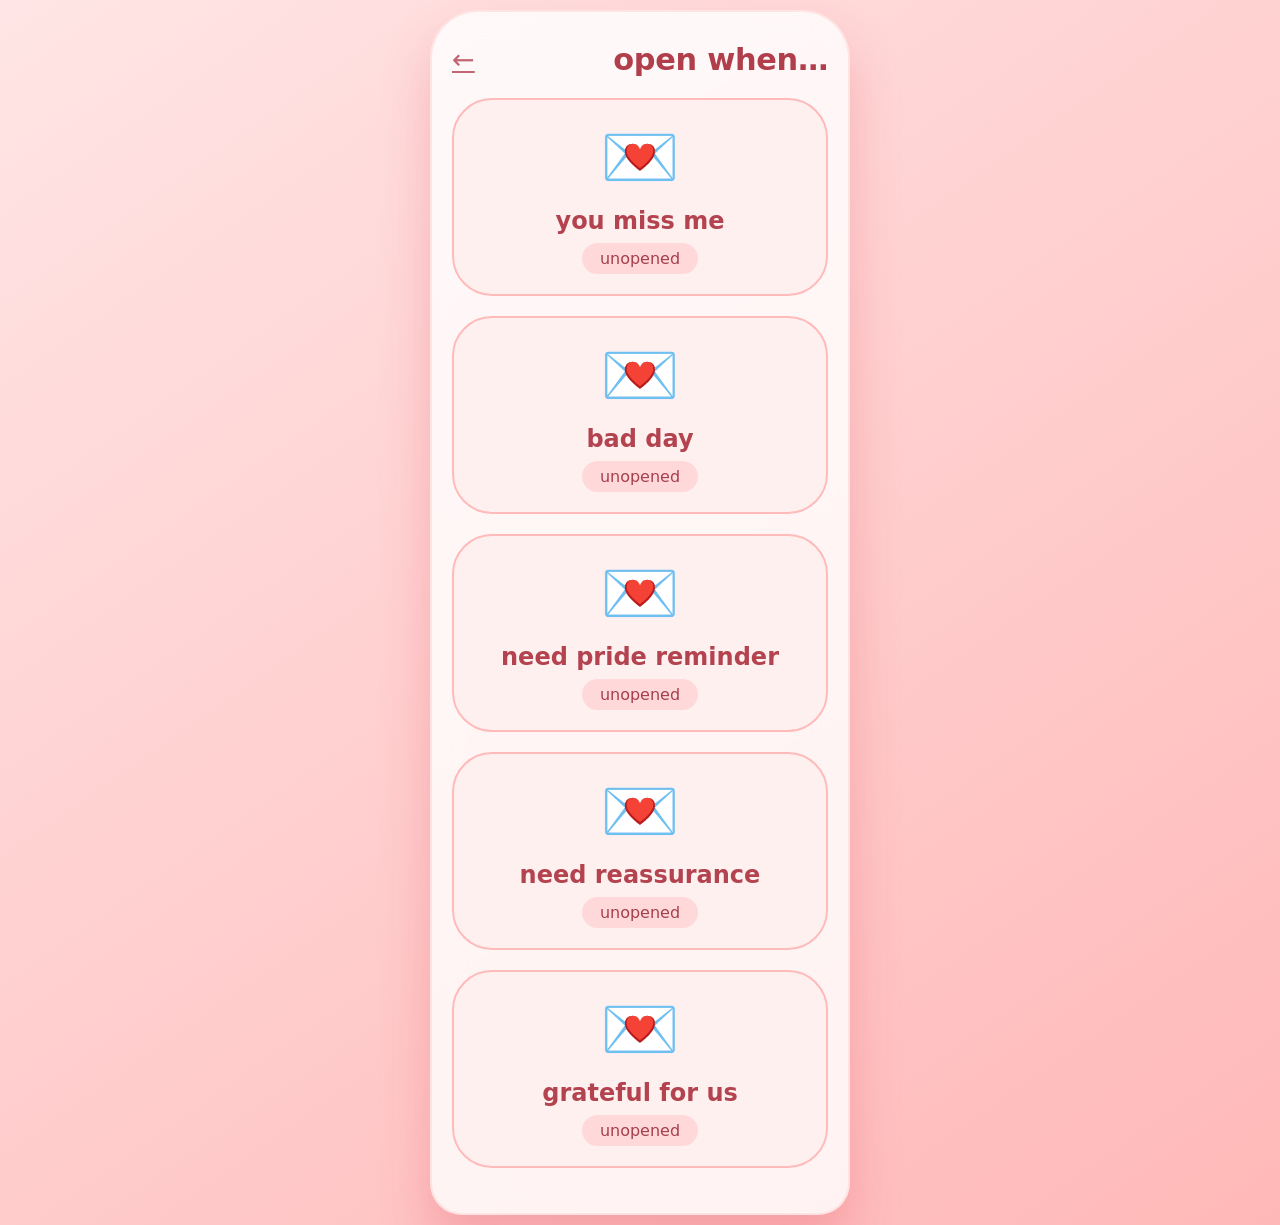
<file: letters.html>
<!DOCTYPE html>
<html lang="en">
<head>
  <meta charset="UTF-8" />
  <meta name="viewport" content="width=device-width, initial-scale=1.0, maximum-scale=1.0" />
  <title>open when… 💌</title>
  <link rel="preconnect" href="https://fonts.googleapis.com" />
  <link href="https://fonts.googleapis.com/css2?family=Playfair+Display:ital,wght@0,400;0,600;1,400&family=DM+Sans:wght@300;400;500&display=swap" rel="stylesheet" />
  <link rel="stylesheet" href="styles.css" />
</head>
<body>

<div id="pageLetters" class="page active">
  <div class="nav-row">
    <a class="back-btn" href="index.html">←</a>
    <h2 style="margin:0;">open when…</h2>
  </div>
  <div class="letters-board" id="lettersBoard"></div>
</div>

<!-- ====== LETTERS MODAL ====== -->
<div id="letterModal" class="message-overlay">
  <div class="message-card">
    <button class="close-message-btn" id="closeLetterModalBtn">×</button>
    <div class="message-emoji">💌</div>
    <div class="message-text" id="letterModalContent"></div>
  </div>
</div>

<script>
(function() {
    // Edit / add / remove letters freely here.
    const lettersData = [
        { label: 'you miss me', content: `
            <p>My love,</p>
            <p>If you are reading this, it means you feel that little ache in your chest that whispers my name.</p>
            <p>Close your eyes for a second.<br>
            Imagine my arms around you.<br>
            Imagine the forehead kiss you always love.<br>
            Imagine me saying softly, "I'm right here, mon cœur."<br>
            Distance doesn't change what we are. Silence doesn't weaken us.<br>
            If you miss me, it only means what we share is real. And I miss you too… always.</p>
        `},
        { label: 'bad day', content: `
            <p>Hey love,</p>
            <p>First of all, breathe. Bad days visit and then they leave, they don't define you.</p>
            <p>You are not your mistakes. You are the strongest, kindest soul I know. If today feels heavy, let me carry part of it.</p>
        `},
        { label: 'need pride reminder', content: `
            <p>Sometimes you forget how powerful you are.</p>
            <p>I see your light, your effort, and the growth. I am so proud of the person you are becoming, never shrink your glow.</p>
        `},
        { label: 'need reassurance', content: `
            <p>Mon cœur,</p>
            <p>If you ever doubt my love, let me be louder: I am here, fully and completely. You don't have to prove anything, you already have me.</p>
            <p>I love you.</p>
        `},
        { label: 'grateful for us', content: `
            <p>My heart,</p>
            <p>If you're reading this thinking about us, know that I am grateful for your laugh, your patience, your love.</p>
            <p>Thank you for choosing me. I love you.</p>
        `}
    ];

    const letterModal = document.getElementById('letterModal');
    const letterModalContent = document.getElementById('letterModalContent');
    const closeLetterModalBtn = document.getElementById('closeLetterModalBtn');

    function openLetterModal(content) {
        letterModalContent.innerHTML = content;
        letterModal.classList.add('active');
    }
    function closeLetterModal() {
        letterModal.classList.remove('active');
    }
    closeLetterModalBtn.addEventListener('click', closeLetterModal);
    letterModal.addEventListener('click', (e) => {
        if (e.target === letterModal) closeLetterModal();
    });

    const board = document.getElementById('lettersBoard');
    lettersData.forEach((l) => {
        const env = document.createElement('div');
        env.className = 'letter-envelope';
        env.innerHTML = `
            <span class="envelope-icon">💌</span>
            <span class="letter-label">${l.label}</span>
            <span class="letter-status">unopened</span>
        `;
        env.addEventListener('click', () => {
            openLetterModal(l.content);
            env.querySelector('.letter-status').innerText = 'opened ❤️';
        });
        board.appendChild(env);
    });
})();
</script>
</body>
</html>
</file>
<file: styles.css>
* {
    margin: 0;
    padding: 0;
    box-sizing: border-box;
    font-family: 'Segoe UI', 'Helvetica Neue', system-ui, -apple-system, sans-serif;
}

/* ===== 🔒 LOCK SCREEN ===== */
.lock-screen {
    position: fixed;
    inset: 0;
    z-index: 9999;
    background: linear-gradient(160deg, #1a0a0e 0%, #2d1218 50%, #1a0a0e 100%);
    display: flex;
    align-items: center;
    justify-content: center;
    padding: 40px 24px;
    transition: opacity 0.6s ease, visibility 0.6s ease;
}
.lock-screen.hidden {
    opacity: 0;
    visibility: hidden;
    pointer-events: none;
}
.lock-glow {
    position: absolute;
    top: 50%;
    left: 50%;
    transform: translate(-50%, -50%);
    width: 340px;
    height: 340px;
    background: radial-gradient(circle, rgba(201, 72, 91, 0.15) 0%, transparent 70%);
    pointer-events: none;
}
.lock-container {
    text-align: center;
    position: relative;
    z-index: 2;
    max-width: 320px;
    width: 100%;
}
.lock-logo {
    font-size: 3.5rem;
    margin-bottom: 6px;
    animation: heartbeat 2s ease-in-out infinite;
}
@keyframes heartbeat {
    0%, 100% { transform: scale(1); }
    50% { transform: scale(1.08); }
}
.lock-title {
    font-family: 'Playfair Display', serif;
    font-size: 1.8rem;
    color: #f7dde0;
    margin-bottom: 2px;
    letter-spacing: 0.5px;
}
.lock-sub {
    font-size: 0.8rem;
    color: rgba(247, 221, 224, 0.5);
    margin-bottom: 32px;
    letter-spacing: 3px;
    text-transform: uppercase;
}
.pin-dots {
    display: flex;
    gap: 14px;
    justify-content: center;
    margin-bottom: 32px;
}
.pin-dot {
    width: 14px;
    height: 14px;
    border-radius: 50%;
    border: 2px solid rgba(201, 72, 91, 0.5);
    transition: all 0.2s;
}
.pin-dot.filled {
    background: #c9485b;
    border-color: #c9485b;
    box-shadow: 0 0 10px rgba(201, 72, 91, 0.5);
}
.pin-dot.error { background: #c0392b; border-color: #c0392b; }
.pin-dot.success { background: #27ae60; border-color: #27ae60; }
.keypad {
    display: grid;
    grid-template-columns: repeat(3, 1fr);
    gap: 12px;
    max-width: 260px;
    margin: 0 auto 16px;
}
.key {
    height: 64px;
    border: none;
    border-radius: 50%;
    background: rgba(255, 255, 255, 0.07);
    color: #f7dde0;
    font-size: 1.4rem;
    font-weight: 500;
    cursor: pointer;
    transition: all 0.15s;
    font-family: 'DM Sans', sans-serif;
}
.key:active { transform: scale(0.93); background: rgba(255, 255, 255, 0.15); }
.key.del { color: rgba(247, 221, 224, 0.5); font-size: 1.1rem; }
.pin-hint {
    font-size: 0.75rem;
    color: rgba(247, 221, 224, 0.25);
    letter-spacing: 1.5px;
    text-transform: uppercase;
}
.pin-shake { animation: shake 0.5s ease; }
@keyframes shake {
    0%, 100% { transform: translateX(0); }
    20% { transform: translateX(-10px); }
    40% { transform: translateX(10px); }
    60% { transform: translateX(-8px); }
    80% { transform: translateX(8px); }
}

body {
    min-height: 100vh;
    background: linear-gradient(145deg, #ffe5e5 0%, #ffb8b8 100%);
    display: flex;
    align-items: center;
    justify-content: center;
    transition: background 0.4s;
    padding: 10px;
}

/* main container – all pages slide like cards */
.page {
    display: none;
    width: 100%;
    max-width: 420px;
    background: rgba(255, 255, 255, 0.8);
    backdrop-filter: blur(15px);
    -webkit-backdrop-filter: blur(15px);
    border-radius: 48px 48px 32px 32px;
    box-shadow: 0 30px 50px rgba(220, 60, 80, 0.25);
    padding: 24px 20px 30px;
    border: 2px solid rgba(255, 220, 220, 0.7);
    transition: transform 0.3s ease, opacity 0.3s;
    margin: 0 auto;
}

.page.active {
    display: block;
    animation: fadePop 0.4s cubic-bezier(0.175, 0.885, 0.32, 1.275);
}

@keyframes fadePop {
    0% { opacity: 0.3; transform: scale(0.97); }
    100% { opacity: 1; transform: scale(1); }
}

h1, h2 {
    text-align: center;
    color: #b13e4b;
    font-weight: 600;
    letter-spacing: -0.3px;
}

h2 { font-size: 1.9rem; margin-bottom: 12px; }
.subtitle {
    text-align: center;
    color: #b85763;
    margin-bottom: 24px;
    font-weight: 300;
    font-size: 1.1rem;
}

/* back / navigation row */
.nav-row {
    display: flex;
    align-items: center;
    justify-content: space-between;
    margin-bottom: 15px;
}
.back-btn {
    background: none;
    border: none;
    font-size: 1.7rem;
    color: #c06774;
    font-weight: 500;
    padding: 8px 10px 8px 0;
    cursor: pointer;
}
.hub-icon {
    font-size: 1.8rem;
}

/* photo strip (phone friendly) */
.photo-strip {
    display: flex;
    gap: 8px;
    overflow-x: auto;
    padding: 12px 0 20px;
    scrollbar-width: none;
    -webkit-overflow-scrolling: touch;
}
.photo-strip::-webkit-scrollbar { display: none; }
.hub-photo {
    width: 110px;
    height: 130px;
    object-fit: cover;
    border-radius: 28px;
    border: 3px solid white;
    box-shadow: 0 6px 12px rgba(0,0,0,0.1);
    flex-shrink: 0;
}

/* hub cards */
.hub-cards {
    display: flex;
    flex-direction: column;
    gap: 15px;
    margin: 10px 0;
}
.hub-card {
    background: white;
    border-radius: 30px;
    padding: 20px 25px;
    display: flex;
    align-items: center;
    gap: 18px;
    box-shadow: 0 5px 12px rgba(170, 80, 90, 0.15);
    border: 2px solid #ffe2e2;
    cursor: pointer;
    transition: all 0.2s;
}
.hub-card:active { transform: scale(0.99); background: #fff1f1; }
.card-icon { font-size: 2.8rem; min-width: 60px; text-align: center; }
.card-text h3 { font-size: 1.5rem; color: #b3434f; margin-bottom: 4px; }
.card-text p { color: #ac7b81; font-size: 1rem; }

/* 14 reasons grid */
.reasons-grid {
    display: grid;
    grid-template-columns: 1fr 1fr;
    gap: 12px;
    margin: 20px 0 25px;
    max-height: 55vh;
    overflow-y: auto;
    padding: 5px 5px 10px;
}
.reason-card {
    background: white;
    padding: 20px 12px;
    border-radius: 28px;
    font-size: 1rem;
    text-align: center;
    box-shadow: 0 4px 8px #ffd6dc;
    border-left: 6px solid #ff7b8b;
    font-weight: 500;
    color: #5b3c41;
}
.counter {
    text-align: center;
    font-size: 1.3rem;
    background: #ffeef0;
    padding: 14px;
    border-radius: 40px;
}
.reveal-btn, .action-btn {
    background: #ff4d6d;
    border: none;
    color: white;
    font-size: 1.3rem;
    padding: 16px 25px;
    border-radius: 50px;
    width: 100%;
    font-weight: 600;
    cursor: pointer;
    margin-top: 15px;
    box-shadow: 0 6px 0 #b13e4b;
    transition: 0.1s ease;
}
.reveal-btn:active { transform: translateY(4px); box-shadow: 0 2px 0 #b13e4b; }

/* surprise game */
.game-area { text-align: center; }
.options-box {
    display: flex;
    flex-direction: column;
    gap: 12px;
    margin: 25px 0;
}
.option-btn {
    background: white;
    border: 2px solid #ffb3b3;
    padding: 18px;
    border-radius: 50px;
    font-size: 1.2rem;
    color: #9f525e;
    font-weight: 500;
    cursor: pointer;
    transition: all 0.2s;
}
.option-btn:active { background: #ffe0e0; }
.option-btn.correct-guess {
    background: #d4edda;
    border-color: #28a745;
}
.option-btn.wrong-guess {
    background: #f8d7da;
    border-color: #dc3545;
    animation: shake 0.3s ease-in-out;
}
@keyframes shake {
    0%, 100% { transform: translateX(0); }
    25% { transform: translateX(-8px); }
    75% { transform: translateX(8px); }
}

/* message overlays (shared base) */
.message-overlay {
    display: none;
    position: fixed;
    top: 0; left: 0; width: 100%; height: 100%;
    background: rgba(0,0,0,0.2);
    backdrop-filter: blur(5px);
    align-items: center;
    justify-content: center;
    z-index: 2000;
}
.message-overlay.active {
    display: flex;
}
.message-card {
    width: 90%;
    max-width: 380px;
    background: white;
    border-radius: 60px;
    padding: 30px 20px 30px;
    border: 5px solid #ff8a9f;
    box-shadow: 0 20px 30px rgba(180, 40, 60, 0.3);
    text-align: center;
    position: relative;
    animation: popIn 0.3s cubic-bezier(0.175, 0.885, 0.32, 1.275);
}
@keyframes popIn {
    0% { opacity: 0; transform: scale(0.8); }
    100% { opacity: 1; transform: scale(1); }
}
.close-message-btn {
    position: absolute;
    top: 15px; right: 20px;
    background: none;
    border: none;
    font-size: 2.8rem;
    line-height: 1;
    color: #ff7085;
    cursor: pointer;
    padding: 0 10px;
}
.message-emoji {
    font-size: 3.5rem;
    margin: 10px 0 5px;
}
.message-text {
    font-size: 1.4rem;
    color: #a14252;
    padding: 15px 10px;
    font-weight: 500;
    word-break: break-word;
}
.message-hint {
    color: #c06673;
    margin-top: 10px;
}

/* ===== LETTERS: centered image, text top ===== */
.letters-board {
    display: flex;
    flex-direction: column;
    gap: 20px;
    margin: 15px 0;
}
.letter-envelope {
    background: #fff0f0;
    border-radius: 40px;
    padding: 20px;
    border: 2px solid #ffbaba;
    cursor: pointer;
    display: flex;
    flex-direction: column;
    align-items: center;
    text-align: center;
    transition: 0.1s;
}
.letter-envelope:active { background: #ffe4e4; }
.envelope-icon {
    font-size: 4rem;
    margin-bottom: 12px;
}
.letter-label {
    font-size: 1.5rem;
    font-weight: 600;
    color: #b3434f;
    margin-bottom: 8px;
}
.letter-status {
    background: #ffd9d9;
    padding: 6px 18px;
    border-radius: 40px;
    font-size: 1rem;
    color: #a53f4d;
    display: inline-block;
}

/* ===== GALLERY: centered images, caption on top ===== */
.gallery-grid {
    display: flex;
    flex-direction: column;
    gap: 25px;
    max-height: 65vh;
    overflow-y: auto;
    padding: 15px 5px 20px;
}
.gallery-item {
    border-radius: 45px;
    background: white;
    border: 3px solid white;
    box-shadow: 0 10px 20px #efc1c1;
    cursor: pointer;
    overflow: hidden;
    display: flex;
    flex-direction: column;
    align-items: center;
    text-align: center;
}
.gallery-item img {
    width: 100%;
    max-width: 280px;
    height: auto;
    aspect-ratio: 1 / 1;
    object-fit: cover;
    display: block;
    margin: 20px auto 10px;
    border-radius: 35px;
}
.photo-caption {
    font-size: 1.4rem;
    font-weight: 600;
    color: #a04554;
    padding: 5px 20px 20px;
    width: 100%;
    order: -1;
}

.hidden { display: none !important; }
.mt-2 { margin-top: 10px; }

/* lightbox */
.lightbox {
    position: fixed;
    top: 0; left: 0; right: 0; bottom: 0;
    background: rgba(0,0,0,0.85);
    display: flex;
    align-items: center;
    justify-content: center;
    z-index: 999;
}
.lightbox img {
    max-width: 90%;
    max-height: 75%;
    border-radius: 40px;
    border: 4px solid white;
}
#caption { color: white; margin-top: 16px; font-size: 1.4rem; }

/* toast */
.added-toast {
    position: fixed;
    bottom: 40px;
    left: 50%;
    transform: translateX(-50%);
    background: #1a0a0e;
    color: #f7dde0;
    padding: 14px 24px;
    border-radius: 100px;
    font-size: 0.9rem;
    white-space: nowrap;
    opacity: 0;
    pointer-events: none;
    transition: opacity 0.3s;
    z-index: 300;
}
.added-toast.show { opacity: 1; }
</file>
